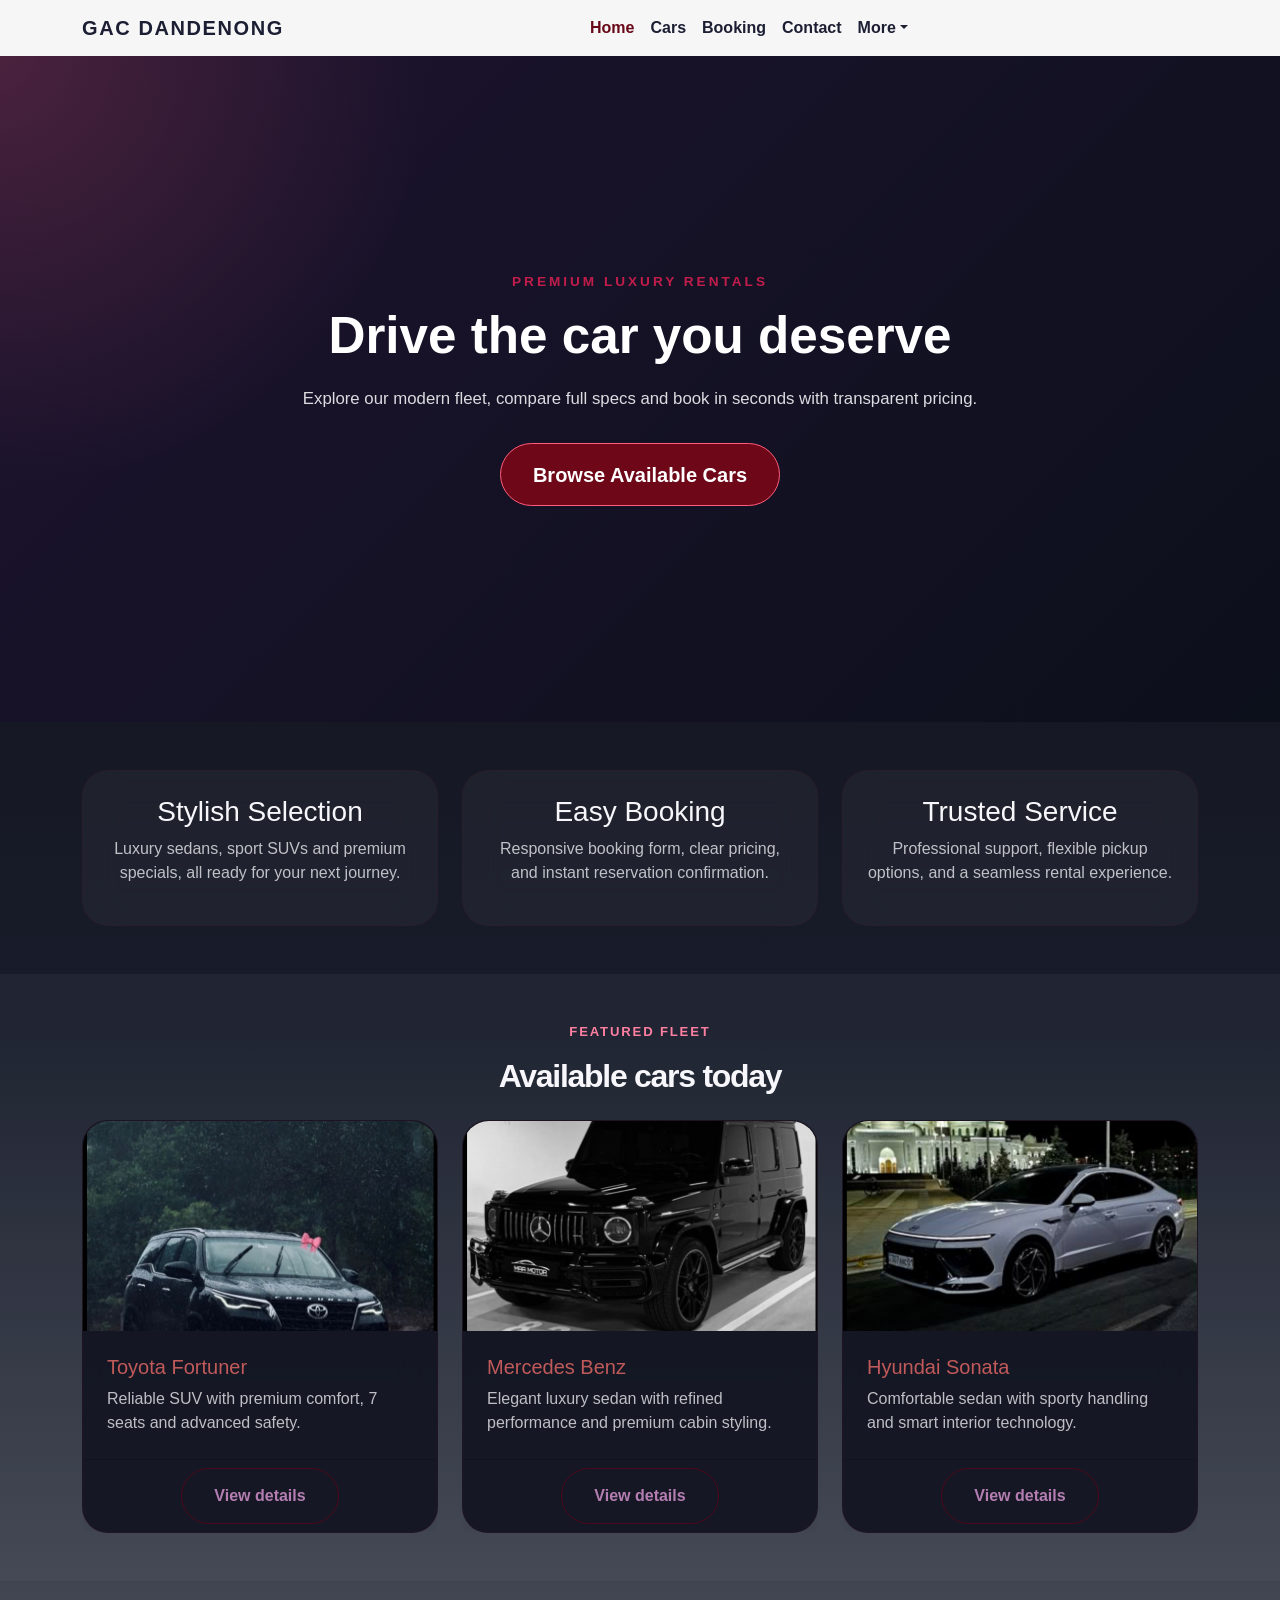
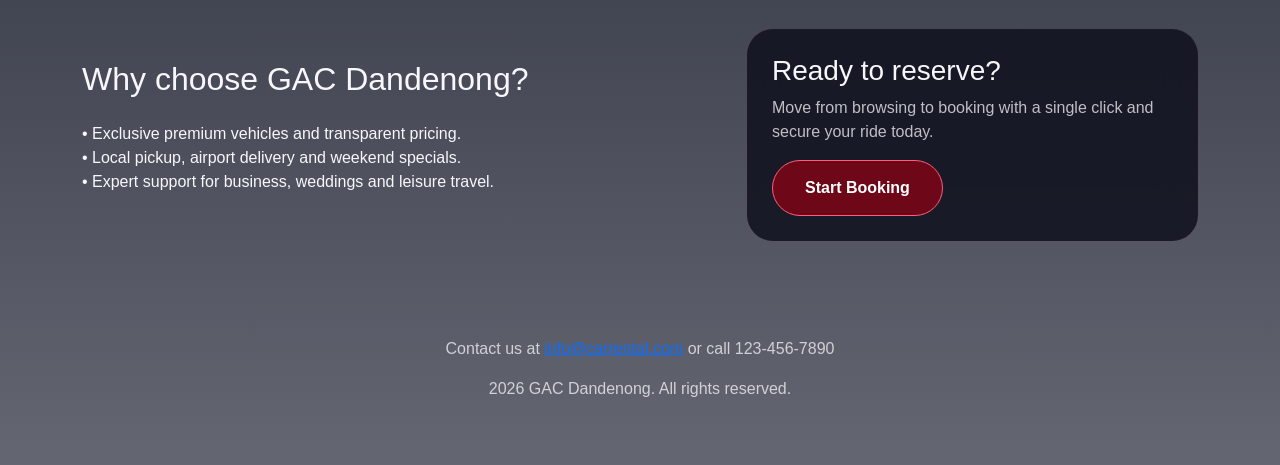
<file: index.html>
<!DOCTYPE html>
<html lang="en">
<head>
    <meta charset="UTF-8">
    <meta name="viewport" content="width=device-width, initial-scale=1.0">
    <link href="https://cdn.jsdelivr.net/npm/bootstrap@5.3.2/dist/css/bootstrap.min.css" rel="stylesheet">
    <link rel="stylesheet" href="Style.css">
    <title>Car Rental | Home</title>
</head>
<body class="page-home">
    <nav class="navbar navbar-expand-lg navbar-light">
        <!-- The navbar-expand-lg class makes the navbar responsive, expanding it on larger screens and collapsing it on smaller screens. The navbar-light class applies a light color scheme to the navbar, making it suitable for use on light backgrounds. -->
        <div class="container">
            <a class="navbar-brand" href="index.html">GAC DANDENONG</a>
            <!-- The navbar-brand class is used to style the brand name or logo of the website,which in this case is "GAC DANDENONG". It typically appears on the left side of the navbar and serves as a link to the homepage. -->
            <button class="navbar-toggler" type="button" data-bs-toggle="collapse" data-bs-target="#navMenu" aria-controls="navMenu" aria-expanded="false" aria-label="Toggle navigation">
                <!-- The navbar-toggler class styles the button that appears when the navbar is collapsed on smaller screens. The data-bs-toggle="collapse" attribute indicates that
                  this button will toggle the visibility of the collapsible content, which is identified by the data-bs-target="#navMenu" attribute. The aria-controls, aria-expanded, and aria-label attributes are used for accessibility purposes, providing information about the button's functionality to assistive technologies. -->
                <span class="navbar-toggler-icon"></span>
                <!-- The navbar-toggler-icon class is used to style the icon that appears on the toggle button, typically represented as three horizontal lines (also known as a "hamburger" icon).
                  This icon indicates to users that they can click the button to expand or collapse the navigation menu. -->
            </button>
            <div class="collapse navbar-collapse" id="navMenu">
                <!-- The collapse class is used to hide the navigation menu on smaller screens, while the navbar-collapse class styles the collapsible content of the navbar. The id="navMenu" attribute is used to link this collapsible content to the toggle button, allowing it to be shown or hidden when the button is clicked. -->
                <ul class="navbar-nav ms-auto mb-2 mb-lg-0">
                    <!-- The navbar-nav class styles the unordered list as a navigation menu. The ms-auto class is a Bootstrap utility class that applies a left margin to auto, effectively pushing the navigation items to the right side of the navbar. The mb-2 and mb-lg-0 classes apply bottom margins to the navigation items, with mb-2 applying a margin on smaller screens and mb-lg-0 removing the margin on larger screens. -->
                    <li class="nav-item"><a class="nav-link active" href="index.html">Home</a></li>
                    <li class="nav-item"><a class="nav-link" href="cars.html">Cars</a></li>
                    <li class="nav-item"><a class="nav-link" href="booking.html">Booking</a></li>
                    <li class="nav-item"><a class="nav-link" href="#contact">Contact</a></li>
                    <li class="nav-item dropdown">
                        <!-- The nav-link dropdown-toggle class is used to style the dropdown toggle button, which in this case is "More". The href="#" attribute is a placeholder for the dropdown's target link. The id="moreDropdown" attribute is used to link the dropdown menu to the toggle button. The role="button" attribute indicates that the element serves as a button. The data-bs-toggle="dropdown" attribute indicates that this button will toggle the visibility of the dropdown menu. The aria-expanded="false" attribute indicates that the dropdown menu is currently hidden. -->
                        <a class="nav-link dropdown-toggle" href="#" id="moreDropdown" role="button" data-bs-toggle="dropdown" aria-expanded="false">More</a>
                        <!-- The dropdown-menu class styles the unordered list as a dropdown menu, while the dropdown-menu-end class aligns the dropdown menu to the right side of its parent container. The aria-labelledby="moreDropdown" attribute links the dropdown menu to the toggle button for accessibility purposes. -->
                        <ul class="dropdown-menu dropdown-menu-end" aria-labelledby="moreDropdown">
                            <!-- The dropdown-item class styles the anchor tags within the dropdown menu as individual items. Each item serves as a link to a different page or section of the website. -->
                            <li><a class="dropdown-item" href="cars.html">All Cars</a></li>
                            <li><a class="dropdown-item" href="booking.html">Book Now</a></li>
                            <li><a class="dropdown-item" href="index.html#contact">Contact</a></li>
                        </ul>
                    </li>
                </ul>
            </div>
        </div>
    </nav>

    <header class="hero d-flex align-items-center">
        <!-- The hero class is a custom class that likely applies specific styles to the header section, such as background images, colors, or padding. The d-flex class is a Bootstrap utility class that applies a flexbox layout to the header, allowing for flexible alignment of its child elements. The align-items-center class centers the child elements vertically within the header. -->
        <div class="container text-white text-center">
            <!-- The container class is a Bootstrap class that provides a responsive fixed-width container for the content within the header. The text-white class applies a white color to the text, while the text-center class centers the text horizontally. -->
            <p class="eyebrow">Premium Luxury Rentals</p>
            <!-----text above the main heading----->
            <h1>Drive the car you deserve</h1>
            <p class="hero-copy">Explore our modern fleet, compare full specs and book in seconds with transparent pricing.</p>
            <!text below the main heading---->
            <a class="btn btn-primary btn-lg" href="cars.html">Browse Available Cars</a>
            <!-- The btn class styles the anchor tag as a button, while the btn-primary class applies the primary color scheme to the button. The btn-lg class makes the button larger than the default size. The href="cars.html" attribute specifies that clicking the button will navigate the user to the "cars.html" page, where they can browse the available cars for rental. -->
        </div>
    </header>

    <section class="py-5">
        <!--bootstrap claas create space above & below the contet-->
        <div class="container">
            <div class="row g-4 text-center">
                <!-- The row class is a Bootstrap class that creates a horizontal group of columns. The g-4 class applies a gutter (spacing) of 4 units between the columns, while the text-center class centers the text within each column. -->
                <div class="col-md-4">
                    <!-- The col-md-4 class creates a column that takes up 4 out of 12 grid units on medium-sized screens and larger. -->
                    <div class="feature-card p-4 h-100">
                        <!-- The feature-card class is a custom class that likely applies specific styles to the card, such as background color, border, or shadow. The p-4 class applies padding of 4 units to all sides of the card, while the h-100 class makes the card take up the full height of its parent container. -->
                        <h3>Stylish Selection</h3>
                        <p>Luxury sedans, sport SUVs and premium specials, all ready for your next journey.</p>
                    </div>
                </div>
                <div class="col-md-4">
                    <div class="feature-card p-4 h-100">
                        <h3>Easy Booking</h3>
                        <p>Responsive booking form, clear pricing, and instant reservation confirmation.</p>
                    </div>
                </div>
                <div class="col-md-4">
                    <div class="feature-card p-4 h-100">
                        <h3>Trusted Service</h3>
                        <p>Professional support, flexible pickup options, and a seamless rental experience.</p>
                    </div>
                </div>
            </div>
        </div>
    </section>

    <section class="featured-cars py-5 bg-secondary bg-opacity-10">
        <!-- Section for displaying featured cars bg is a custom class for background styling -->
        <div class="container">
            <div class="section-heading text-center mb-4">
                <!---mb is boottom marginn of 4 units to create spacebetween heading,contenrt below section heading--->
                <p class="eyebrow">Featured Fleet</p>
                <h2>Available cars today</h2>
            </div>
            <div class="row g-4">
                <div class="col-lg-4 col-md-6">
                    <!--md is medium screen size and lg is large screen size, col-md-6 means the column will take up 6 out of 12 grid units on medium screens, while col-lg-4 means it will take up 4 out of 12 grid units on large screens. This allows for a responsive layout that adjusts based on the screen size. -->
                    <div class="card car-card h-100">
                        <img src="fortuner.jpeg" class="card-img-top" alt="Fortuner">
                        <div class="card-body">
                            <h5 class="card-title">Toyota Fortuner</h5>
                            <p class="card-text">Reliable SUV with premium comfort, 7 seats and advanced safety.</p>
                        </div>
                        <div class="card-footer text-center">   
                         <a href="car-detail.html" class="btn btn-outline-primary">View details</a>
                         <!-- The card-footer class styles the footer section of the card, while the text-center class centers the content within the footer. The anchor tag with the btn and btn-outline-primary classes styles it as a button with an outline design. The href="car-detail.html" attribute specifies that clicking the button will navigate the user to the "car-detail.html" page, where they can view more details about the Toyota Fortuner. -->

                        </div>
                    </div>
                </div>
                <div class="col-lg-4 col-md-6">
                    <div class="card car-card h-100">
                        <img src="mercedes%20benz.jpeg" class="card-img-top" alt="Mercedes Benz">
                        <div class="card-body">
                            <h5 class="card-title">Mercedes Benz</h5>
                            <p class="card-text">Elegant luxury sedan with refined performance and premium cabin styling.</p>
                        </div>
                        <div class="card-footer text-center">
                            <a href="car-detail.html" class="btn btn-outline-primary">View details</a>
                        </div>
                    </div>
                </div>
                <div class="col-lg-4 col-md-6 mx-auto">
                    <div class="card car-card h-100">
                        <img src="sonata.jpeg" class="card-img-top" alt="Sonata">
                        <div class="card-body">
                            <h5 class="card-title">Hyundai Sonata</h5>
                            <p class="card-text">Comfortable sedan with sporty handling and smart interior technology.</p>
                        </div>
                        <div class="card-footer text-center">
                            <a href="car-detail.html" class="btn btn-outline-primary">View details</a>
                        </div>
                    </div>
                </div>
            </div>
        </div>
    </section>

    <section class="why-us py-5">
        <div class="container">
            <div class="row align-items-center gy-4">
                <div class="col-lg-7">
                    <h2>Why choose GAC Dandenong?</h2>
                    <ul class="list-unstyled mt-4">
                        <li>• Exclusive premium vehicles and transparent pricing.</li>
                        <li>• Local pickup, airport delivery and weekend specials.</li>
                        <li>• Expert support for business, weddings and leisure travel.</li>
                    </ul>
                </div>
                <div class="col-lg-5">
                    <div class="info-card p-4">
                        <h3>Ready to reserve?</h3>
                        <p>Move from browsing to booking with a single click and secure your ride today.</p>
                        <a class="btn btn-primary" href="booking.html">Start Booking</a>
                    </div>
                </div>
            </div>
        </div>
    </section>

    <footer id="contact" class="site-footer py-5">
        <div class="container text-center text-white">
            <p>Contact us at <a href="mailto:info@carrental.com">info@carrental.com</a> or call 123-456-7890</p>
            <p> 2026 GAC Dandenong. All rights reserved.</p>
        </div>
    </footer>

    <script src="https://cdn.jsdelivr.net/npm/bootstrap@5.3.2/dist/js/bootstrap.bundle.min.js"></script>
</body>
</html>
</file>
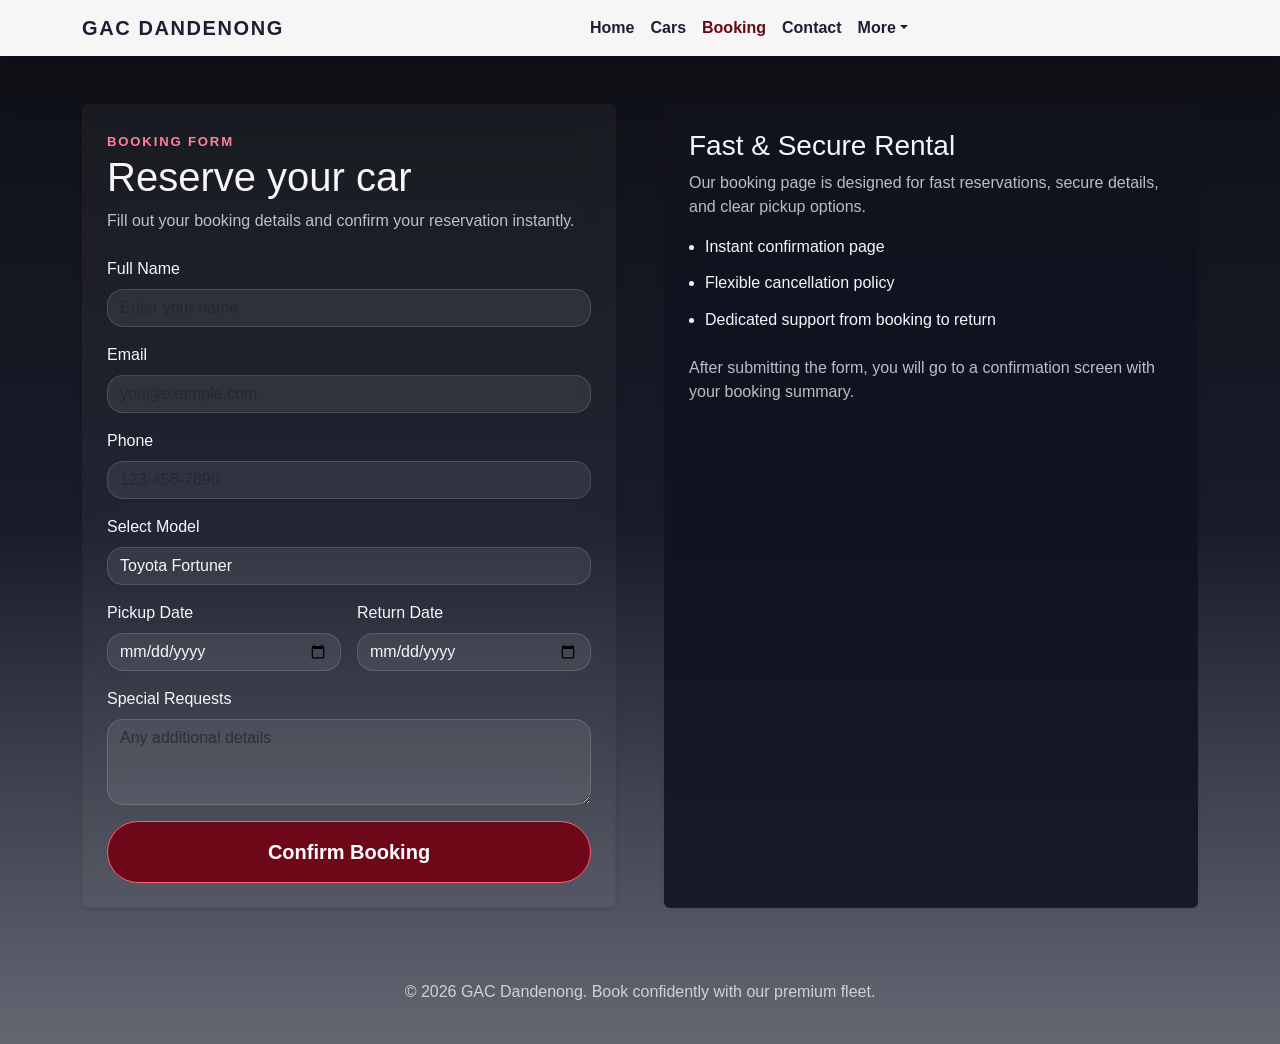
<file: booking.html>
<!DOCTYPE html>
<html lang="en">
<head>
    <meta charset="UTF-8">
    <meta name="viewport" content="width=device-width, initial-scale=1.0">
    <link href="https://cdn.jsdelivr.net/npm/bootstrap@5.3.2/dist/css/bootstrap.min.css" rel="stylesheet">
    <link rel="stylesheet" href="Style.css">
    <title>Car Rental | Booking</title>
</head>
<body class="page-booking">
    <nav class="navbar navbar-expand-lg navbar-light">
        <div class="container">
            <a class="navbar-brand" href="index.html">GAC DANDENONG</a>
            <button class="navbar-toggler" type="button" data-bs-toggle="collapse" data-bs-target="#navMenu" aria-controls="navMenu" aria-expanded="false" aria-label="Toggle navigation">
                <span class="navbar-toggler-icon"></span>
            </button>
            <div class="collapse navbar-collapse" id="navMenu">
                <ul class="navbar-nav ms-auto mb-2 mb-lg-0">
                    <li class="nav-item"><a class="nav-link" href="index.html">Home</a></li>
                    <li class="nav-item"><a class="nav-link" href="cars.html">Cars</a></li>
                    <li class="nav-item"><a class="nav-link active" href="booking.html">Booking</a></li>
                    <li class="nav-item"><a class="nav-link" href="index.html#contact">Contact</a></li>
                    <li class="nav-item dropdown">
                        <a class="nav-link dropdown-toggle" href="#" id="moreDropdown" role="button" data-bs-toggle="dropdown" aria-expanded="false">More</a>
                        <ul class="dropdown-menu dropdown-menu-end" aria-labelledby="moreDropdown">
                            <li><a class="dropdown-item" href="cars.html">All Cars</a></li>
                            <li><a class="dropdown-item" href="booking.html">Book Now</a></li>
                            <li><a class="dropdown-item" href="index.html#contact">Contact</a></li>
                        </ul>
                    </li>
                </ul>
            </div>
        </div>
    </nav>

    <main class="py-5">
        <div class="container">
            <div class="row g-5">
                <div class="col-lg-6">
                    <div class="detail-panel p-4 rounded shadow-sm">
                        <span class="eyebrow">Booking Form</span>
                        <h1>Reserve your car</h1>
                        <p>Fill out your booking details and confirm your reservation instantly.</p>
                        <form action="confirmation.html" method="get" class="mt-4">
                            <div class="mb-3">
                                <label class="form-label">Full Name</label>
                                <input type="text" class="form-control" name="name" placeholder="Enter your name" required>
                            </div>
                            <div class="mb-3">
                                <label class="form-label">Email</label>
                                <input type="email" class="form-control" name="email" placeholder="you@example.com" required>
                            </div>
                            <div class="mb-3">
                                <label class="form-label">Phone</label>
                                <input type="tel" class="form-control" name="phone" placeholder="123-456-7890" required>
                            </div>
                            <div class="mb-3">
                                <label class="form-label">Select Model</label>
                                <select class="form-select" name="model" required>
                                    <option value="Toyota Fortuner">Toyota Fortuner</option>
                                    <option value="Mercedes Benz">Mercedes Benz</option>
                                    <option value="Hyundai Sonata">Hyundai Sonata</option>
                                </select>
                            </div>
                            <div class="row g-3">
                                <div class="col-md-6">
                                    <label class="form-label">Pickup Date</label>
                                    <input type="date" class="form-control" name="pickup" required>
                                </div>
                                <div class="col-md-6">
                                    <label class="form-label">Return Date</label>
                                    <input type="date" class="form-control" name="return" required>
                                </div>
                            </div>
                            <div class="mb-3 mt-3">
                                <label class="form-label">Special Requests</label>
                                <textarea class="form-control" name="requests" rows="3" placeholder="Any additional details"></textarea>
                            </div>
                            <button class="btn btn-primary btn-lg w-100" type="submit">Confirm Booking</button>
                        </form>
                    </div>
                </div>
                <div class="col-lg-6">
                    <div class="info-card p-4 rounded shadow-sm h-100">
                        <h3>Fast & Secure Rental</h3>
                        <p>Our booking page is designed for fast reservations, secure details, and clear pickup options.</p>
                        <ul>
                            <li>Instant confirmation page</li>
                            <li>Flexible cancellation policy</li>
                            <li>Dedicated support from booking to return</li>
                        </ul>
                        <p class="mt-4">After submitting the form, you will go to a confirmation screen with your booking summary.</p>
                    </div>
                </div>
            </div>
        </div>
    </main>

    <footer class="site-footer py-4 text-center">
        <div class="container">
            <p>&copy; 2026 GAC Dandenong. Book confidently with our premium fleet.</p>
        </div>
    </footer>

    <script src="https://cdn.jsdelivr.net/npm/bootstrap@5.3.2/dist/js/bootstrap.bundle.min.js"></script>
</body>
</html>
</file>
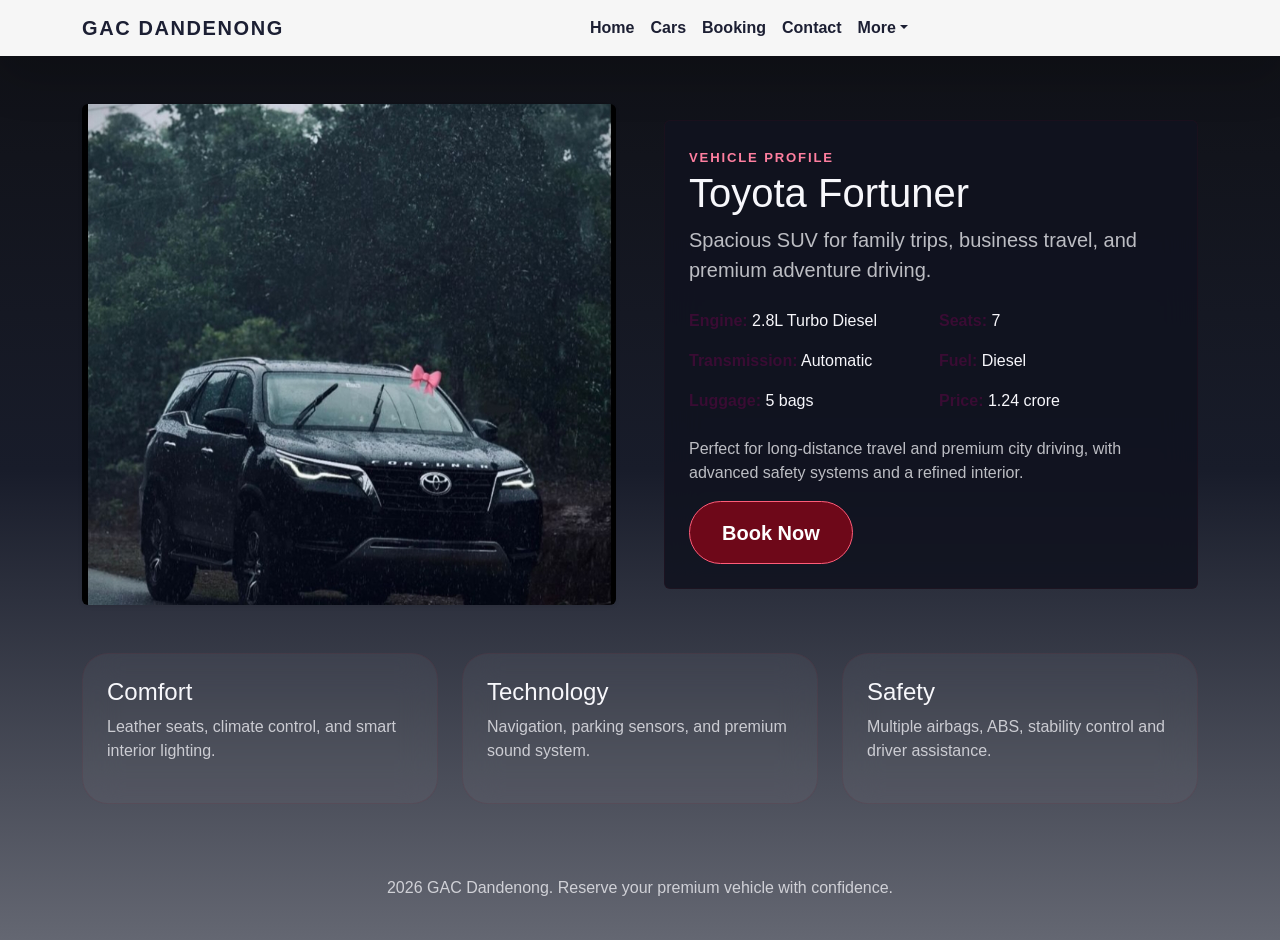
<file: car-detail.html>
<!DOCTYPE html>
<html lang="en">
<head>
    <meta charset="UTF-8">
    <meta name="viewport" content="width=device-width, initial-scale=1.0">
    <link href="https://cdn.jsdelivr.net/npm/bootstrap@5.3.2/dist/css/bootstrap.min.css" rel="stylesheet">
    <link rel="stylesheet" href="Style.css">
    <title>Car Rental | Car Detail</title>
</head>
<body class="page-detail">
    <nav class="navbar navbar-expand-lg navbar-light">
        <div class="container">
            <a class="navbar-brand" href="index.html">GAC DANDENONG</a>
            <button class="navbar-toggler" type="button" data-bs-toggle="collapse" data-bs-target="#navMenu" aria-controls="navMenu" aria-expanded="false" aria-label="Toggle navigation">
                <span class="navbar-toggler-icon"></span>
            </button>
            <div class="collapse navbar-collapse" id="navMenu">
                <ul class="navbar-nav ms-auto mb-2 mb-lg-0">
                    <li class="nav-item"><a class="nav-link" href="index.html">Home</a></li>
                    <li class="nav-item"><a class="nav-link" href="cars.html">Cars</a></li>
                    <li class="nav-item"><a class="nav-link" href="booking.html">Booking</a></li>
                    <li class="nav-item"><a class="nav-link" href="index.html#contact">Contact</a></li>
                    <li class="nav-item dropdown">
                        <a class="nav-link dropdown-toggle" href="#" id="moreDropdown" role="button" data-bs-toggle="dropdown" aria-expanded="false">More</a>
                        <ul class="dropdown-menu dropdown-menu-end" aria-labelledby="moreDropdown">
                            <li><a class="dropdown-item" href="cars.html">All Cars</a></li>
                            <li><a class="dropdown-item" href="booking.html">Book Now</a></li>
                            <li><a class="dropdown-item" href="index.html#contact">Contact</a></li>
                        </ul>
                    </li>
                </ul>
            </div>
        </div>
    </nav>

    <main class="py-5">
        <div class="container">
            <div class="row g-5 align-items-center">
                <div class="col-lg-6">
                    <img src="fortuner.jpeg" class="detail-img rounded shadow-sm" alt="Toyota Fortuner">
                </div>
                <div class="col-lg-6">
                    <div class="detail-panel p-4 rounded">
                        <span class="eyebrow">Vehicle Profile</span>
                        <h1>Toyota Fortuner</h1>
                        <p class="lead">Spacious SUV for family trips, business travel, and premium adventure driving.</p>
                        <div class="spec-grid">
                            <div><strong>Engine:</strong> 2.8L Turbo Diesel</div>
                            <div><strong>Seats:</strong> 7</div>
                            <div><strong>Transmission:</strong> Automatic</div>
                            <div><strong>Fuel:</strong> Diesel</div>
                            <div><strong>Luggage:</strong> 5 bags</div>
                            <div><strong>Price:</strong> 1.24 crore</div>
                        </div>
                        <p>Perfect for long-distance travel and premium city driving, with advanced safety systems and a refined interior.</p>
                        <a href="booking.html" class="btn btn-primary btn-lg">Book Now</a>
                    </div>
                </div>
            </div>

            <section class="mt-5">
                <div class="row g-4">
                    <div class="col-md-4">
                        <div class="info-card p-4 h-100">
                            <h4>Comfort</h4>
                            <p>Leather seats, climate control, and smart interior lighting.</p>
                        </div>
                    </div>
                    <div class="col-md-4">
                        <div class="info-card p-4 h-100">
                            <h4>Technology</h4>
                            <p>Navigation, parking sensors, and premium sound system.</p>
                        </div>
                    </div>
                    <div class="col-md-4">
                        <div class="info-card p-4 h-100">
                            <h4>Safety</h4>
                            <p>Multiple airbags, ABS, stability control and driver assistance.</p>
                        </div>
                    </div>
                </div>
            </section>
        </div>
    </main>

    <footer class="site-footer py-4 text-center">
        <div class="container">
            <p> 2026 GAC Dandenong. Reserve your premium vehicle with confidence.</p>
        </div>
    </footer>

    <script src="https://cdn.jsdelivr.net/npm/bootstrap@5.3.2/dist/js/bootstrap.bundle.min.js"></script>
</body>
</html>
</file>
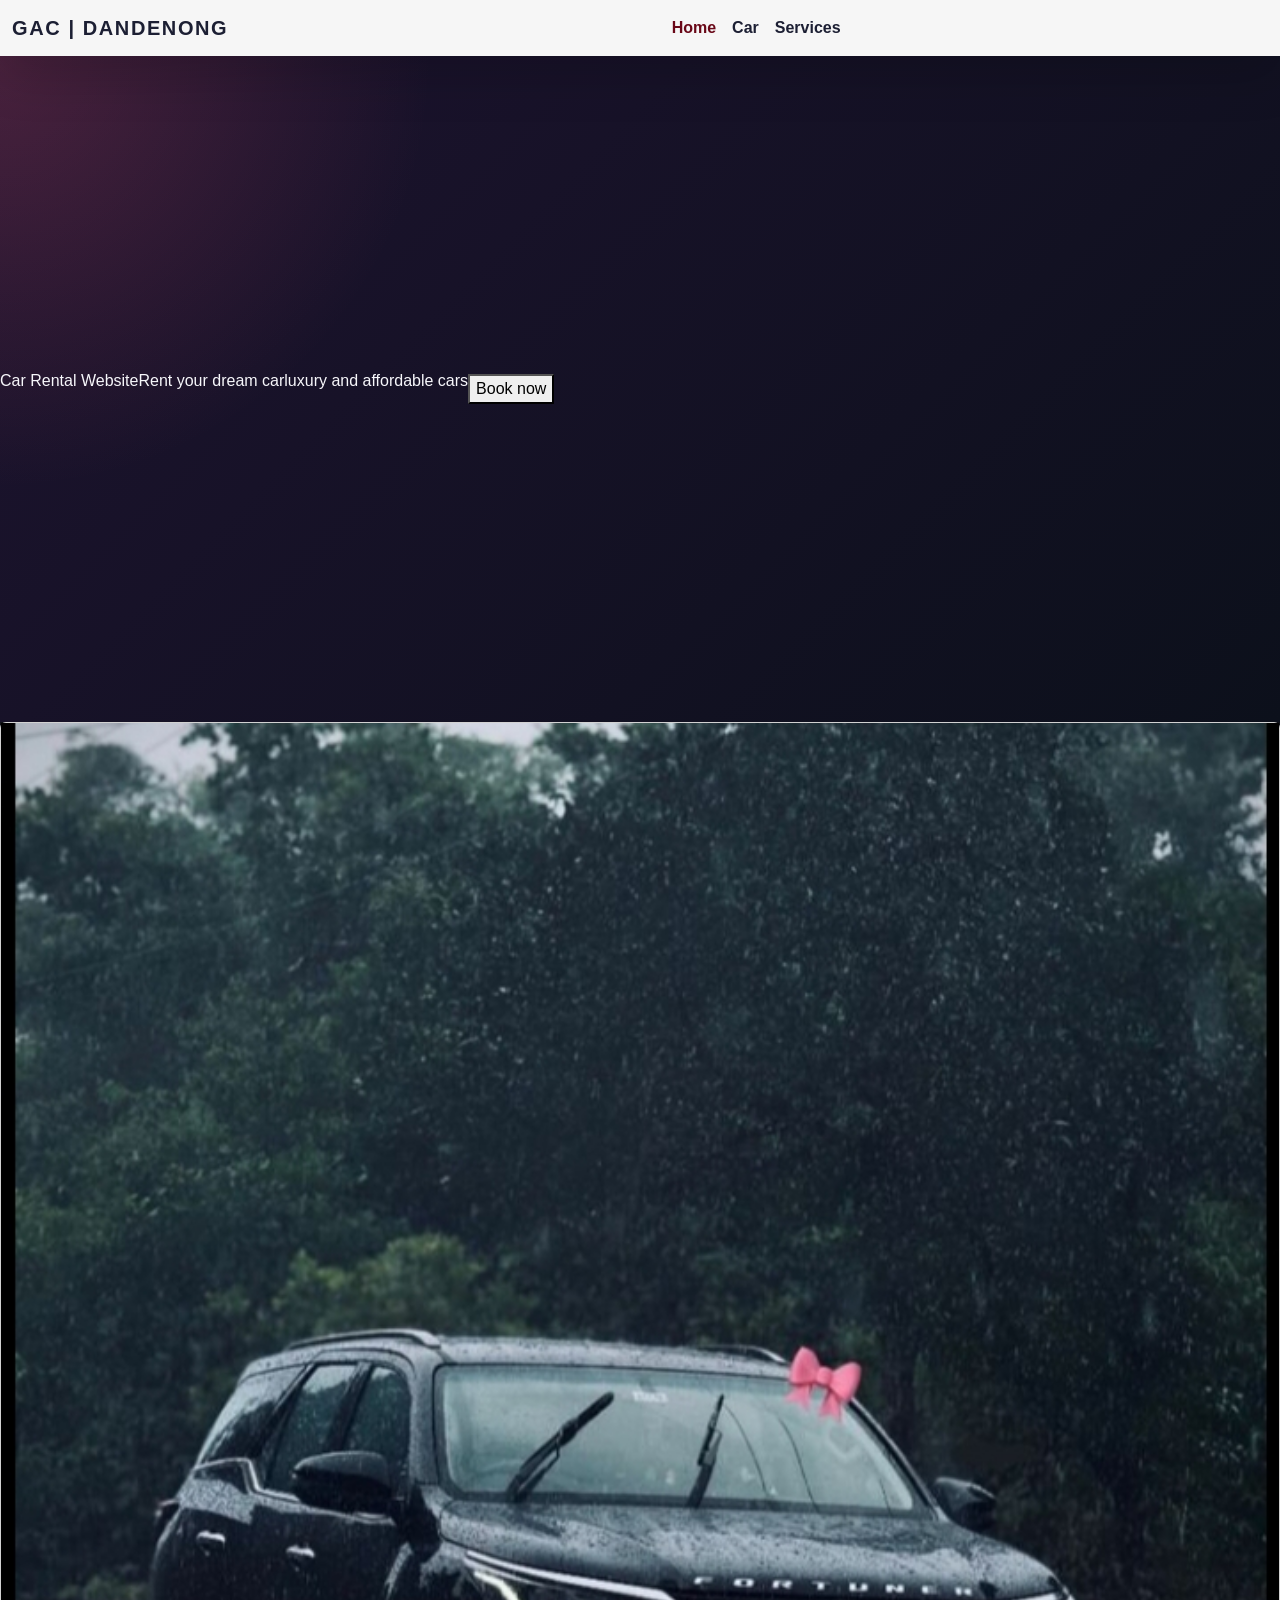
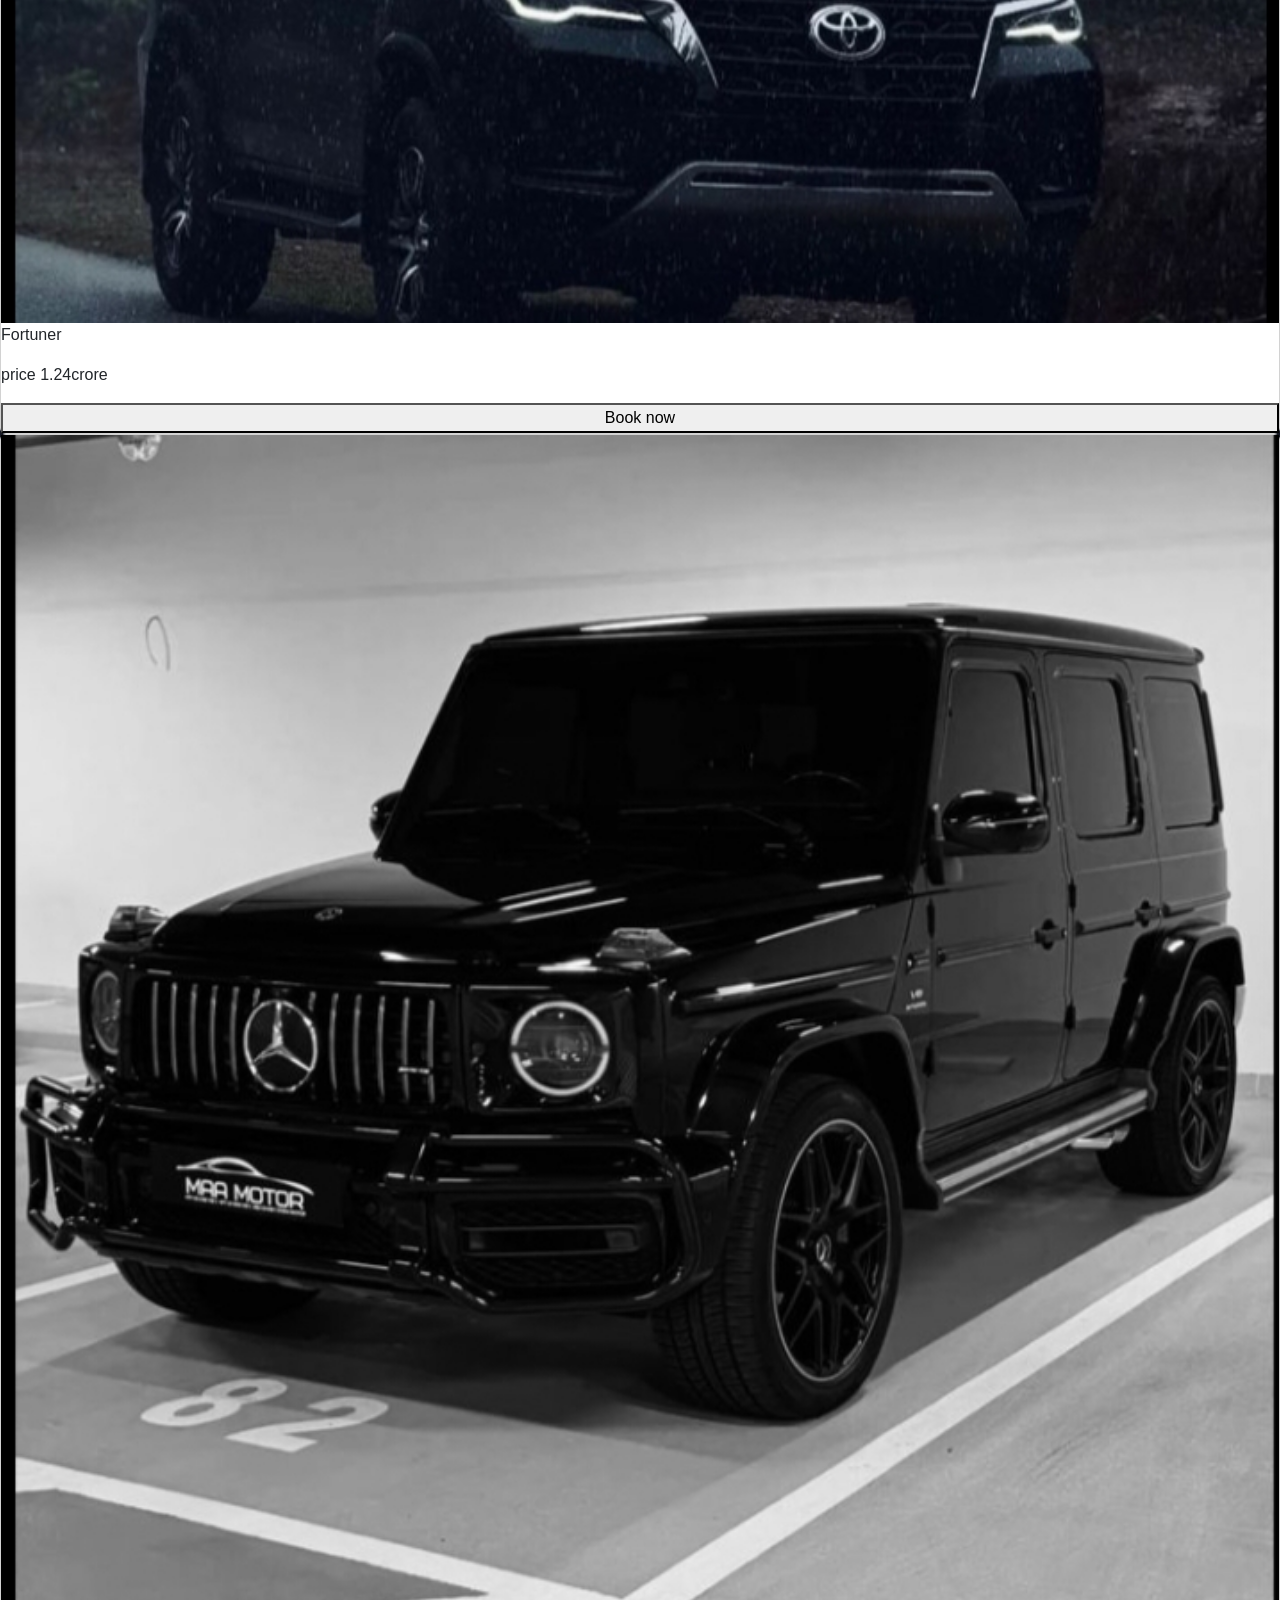
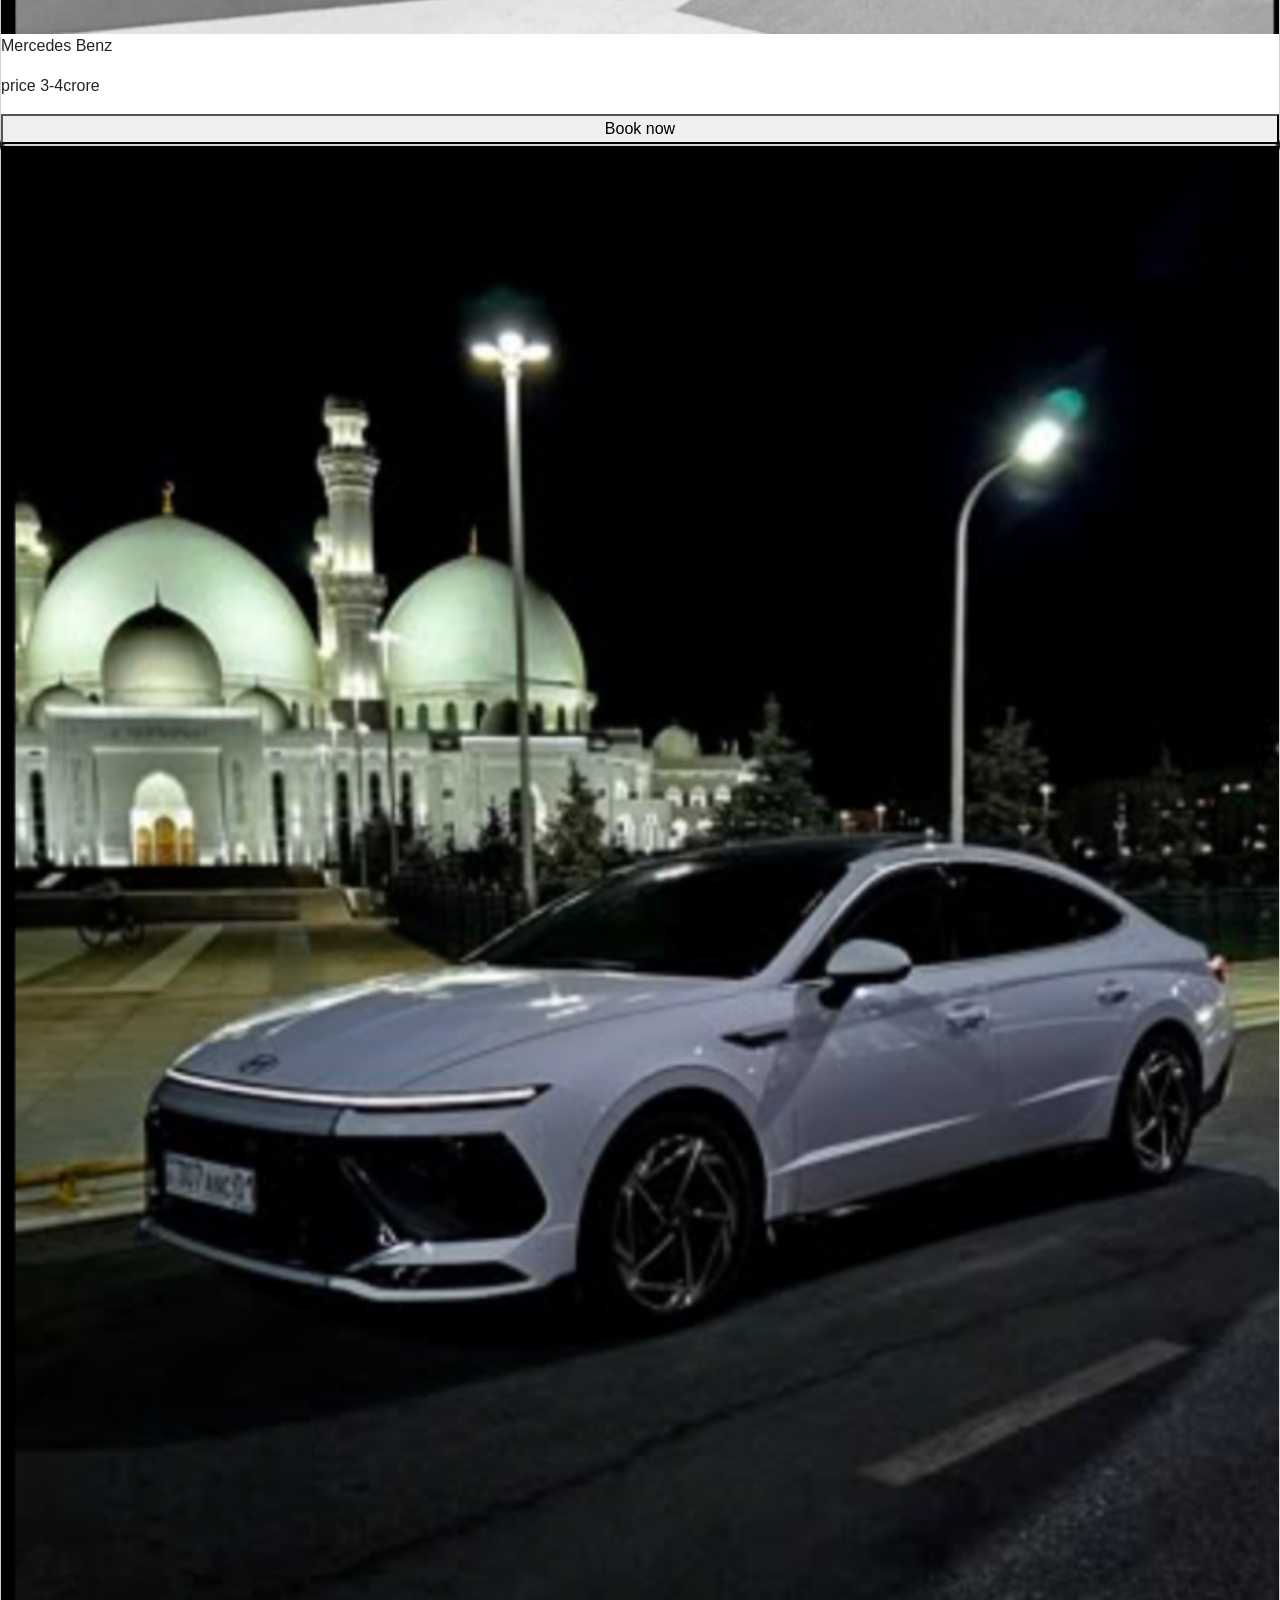
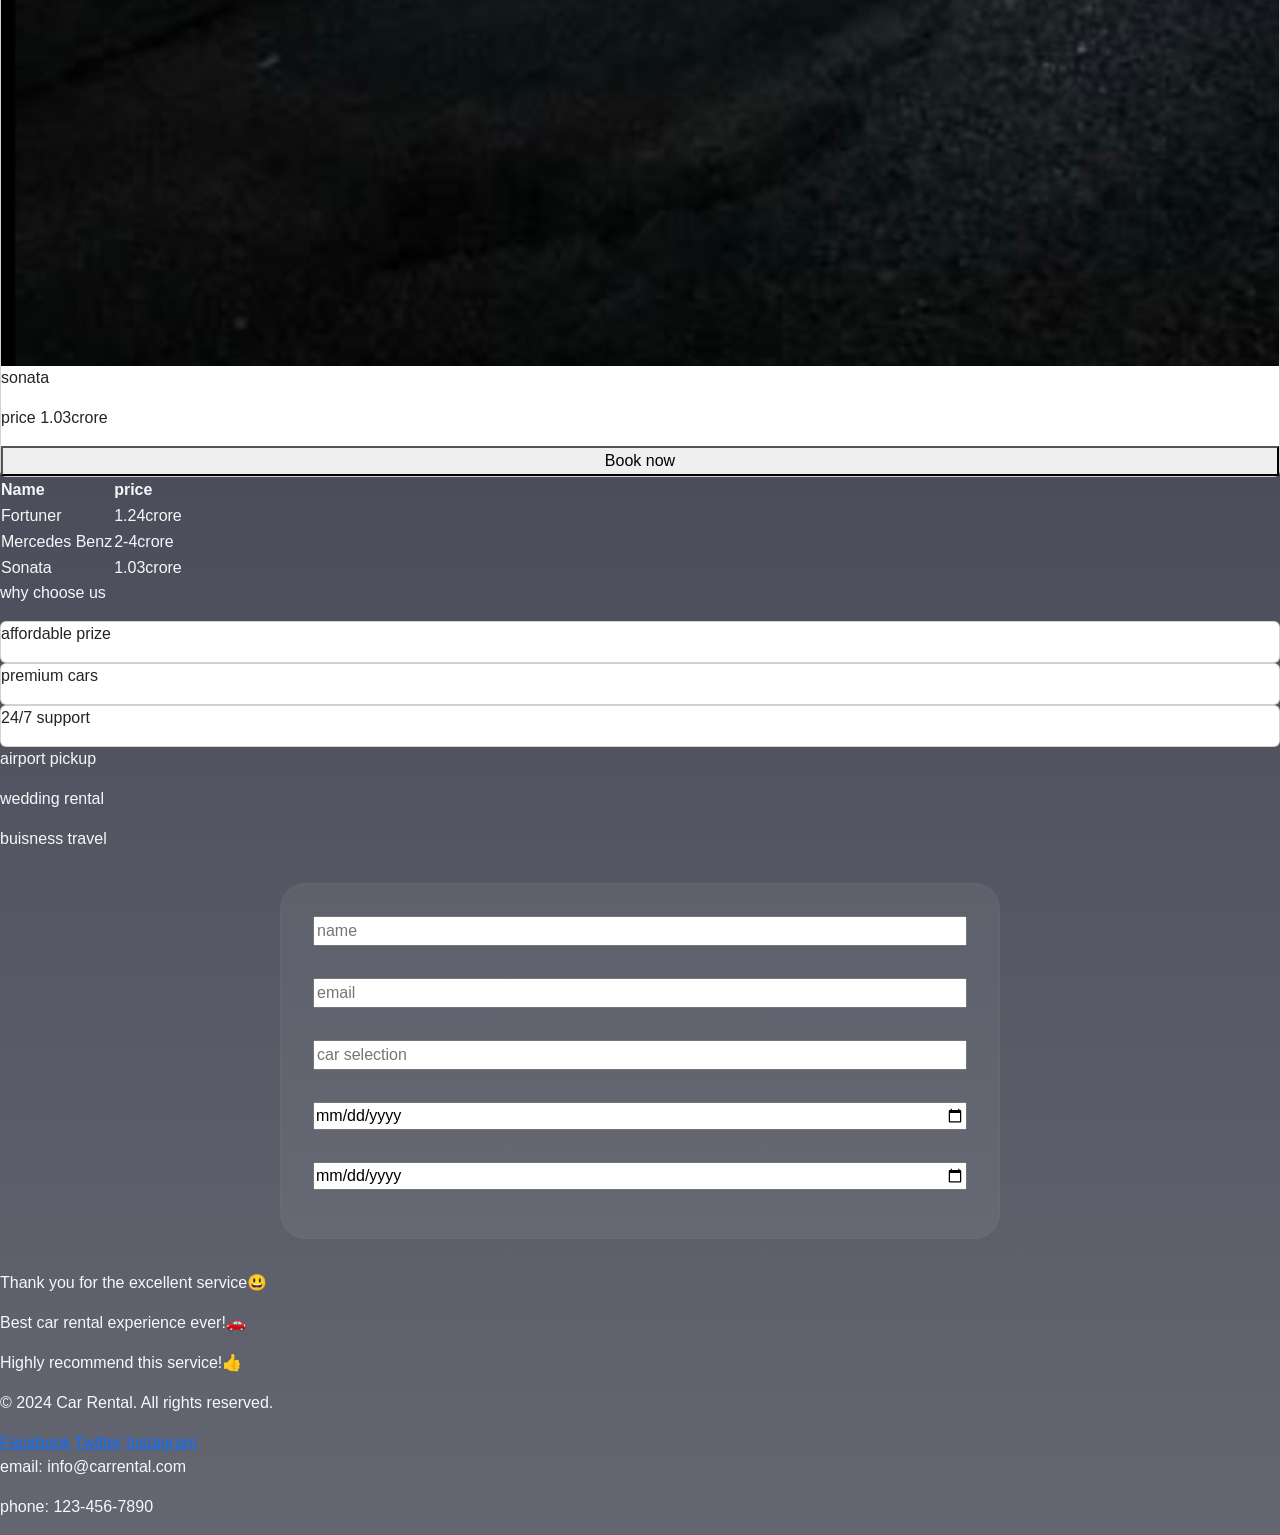
<file: car.html>
<!DOCTYPE html>
<html lang="en">
<head>
    <meta charset="UTF-8">
    <meta name="viewport" content="width=device-width, initial-scale=1.0">
        <!-- Bootstrap CSS (so the provided navbar works) -->
        <link href="https://cdn.jsdelivr.net/npm/bootstrap@5.3.2/dist/css/bootstrap.min.css" rel="stylesheet">
        <link rel="stylesheet" href="Style.css">
    <title>car</title>
</head>
<body>
        <!-- Replaced custom navbar with Bootstrap navbar. Styling overrides live in Style.css -->
        <nav class="navbar navbar-expand-lg bg-body-tertiary">
            <div class="container-fluid">
                <a class="navbar-brand" href="#">GAC | DANDENONG</a>
                <button class="navbar-toggler" type="button" data-bs-toggle="collapse" data-bs-target="#navbarSupportedContent" aria-controls="navbarSupportedContent" aria-expanded="false" aria-label="Toggle navigation">
                    <span class="navbar-toggler-icon"></span>
                </button>
                <div class="collapse navbar-collapse" id="navbarSupportedContent">
                    <ul class="navbar-nav me-auto mb-2 mb-lg-0">
                        <li class="nav-item">
                            <a class="nav-link active" aria-current="page" href="#">Home</a>
                        </li>
                        <li class="nav-item">
                            <a class="nav-link" href="#">Car</a>
                        </li>
                        <li class="nav-item">
                            <a class="nav-link" href="#services">Services</a>
                        </li>
                    </ul>
                  
                </div>
            </div>
        </nav>
    
    <section>
        <div class="hero section">
            <p>Car Rental Website</p>
           <p>Rent your dream car </p>
            <p> luxury and affordable cars</p>
            <button class="hero-btn">Book now</button>
        </div>
     </section>
    <div class="card-container">
        <div class="card">
            <img src="fortuner.jpeg" >
            <p>Fortuner</p>
            <p>price 1.24crore</p>
           <button class="hero-btn">Book now</button>
        </div>
        <div class="card">
            <img src="mercedes benz.jpeg" >
            <p>Mercedes Benz</p>
            <p>price 3-4crore</p>
           <button class="hero-btn">Book now</button>
        </div>
            <div class="card">
                <img src="sonata.jpeg" >
                <p>sonata</p>
                <p>price 1.03crore</p>
            <button class="hero-btn">Book now</button>
    </div>
    </div>
    <table>
        <tr>
            <th>Name</th>
            <th>price</th>
        </tr>
        <tr>
            <td>Fortuner</td>
            <td>1.24crore</td>
        </tr>
        <tr>
        <td>Mercedes Benz</td>
        <td>2-4crore</td>
        </tr>
        <tr>
            <td>Sonata</td>
            <td>1.03crore</td>
        </tr>
    </table>
   <div class="card-container">
    <p>why choose us</p>
   <div class="card">
    <p>affordable prize</p>
   </div>
   <div class="card">
    <p>premium cars</p>
   </div>
   <div class="card">
    <p>24/7 support</p>
   </div>
   </div>
   <section id="services">
    <p>airport pickup</p>
    <p>wedding rental</p>
    <p>buisness travel</p>
   </section>
    <div class="booking-form">
     <input type="text" placeholder="name">
     <input type="email" placeholder="email">
     <input type="text" placeholder="car selection">
     <input type="date" placeholder="pickup date">
     <input type="date" placeholder="return date">
    </div>
   <!----after using input type i go ta suggestion of place holder-->
   <!-- <div class="booking form"> -->
    <!-- <input type="text" placeholder="name"> -->
    <!-- <input type="text" placeholder="email"> -->
    <!-- <input type="text" placeholder="car selection"> -->
    <!-- <input type="date" placeholder="pickup date">
    <input type="date" placeholder="return date"> -->
    <!-- </div> -->
    <div>
        <div class="testimonials">
            <p>Thank you for the excellent service😃</p>
             <p>Best car rental experience ever!🚗</p>
              <p>Highly recommend this service!👍</p>
        </div>
     </div>
        <div class="footer">
        <p>&copy; 2024 Car Rental. All rights reserved.</p>
        <div class="social-media">
            <a href="#">Facebook</a>
            <a href="#">Twitter</a>
            <a href="#">Instagram</a>
        </div>
    <div class="contact-us">
        <p>email: info@carrental.com</p>
        <p>phone: 123-456-7890</p>
    </div>
    </div>
</body>
</html>
<!-- Bootstrap JS (bundle includes Popper) -->
<script src="https://cdn.jsdelivr.net/npm/bootstrap@5.3.2/dist/js/bootstrap.bundle.min.js"></script>
</file>
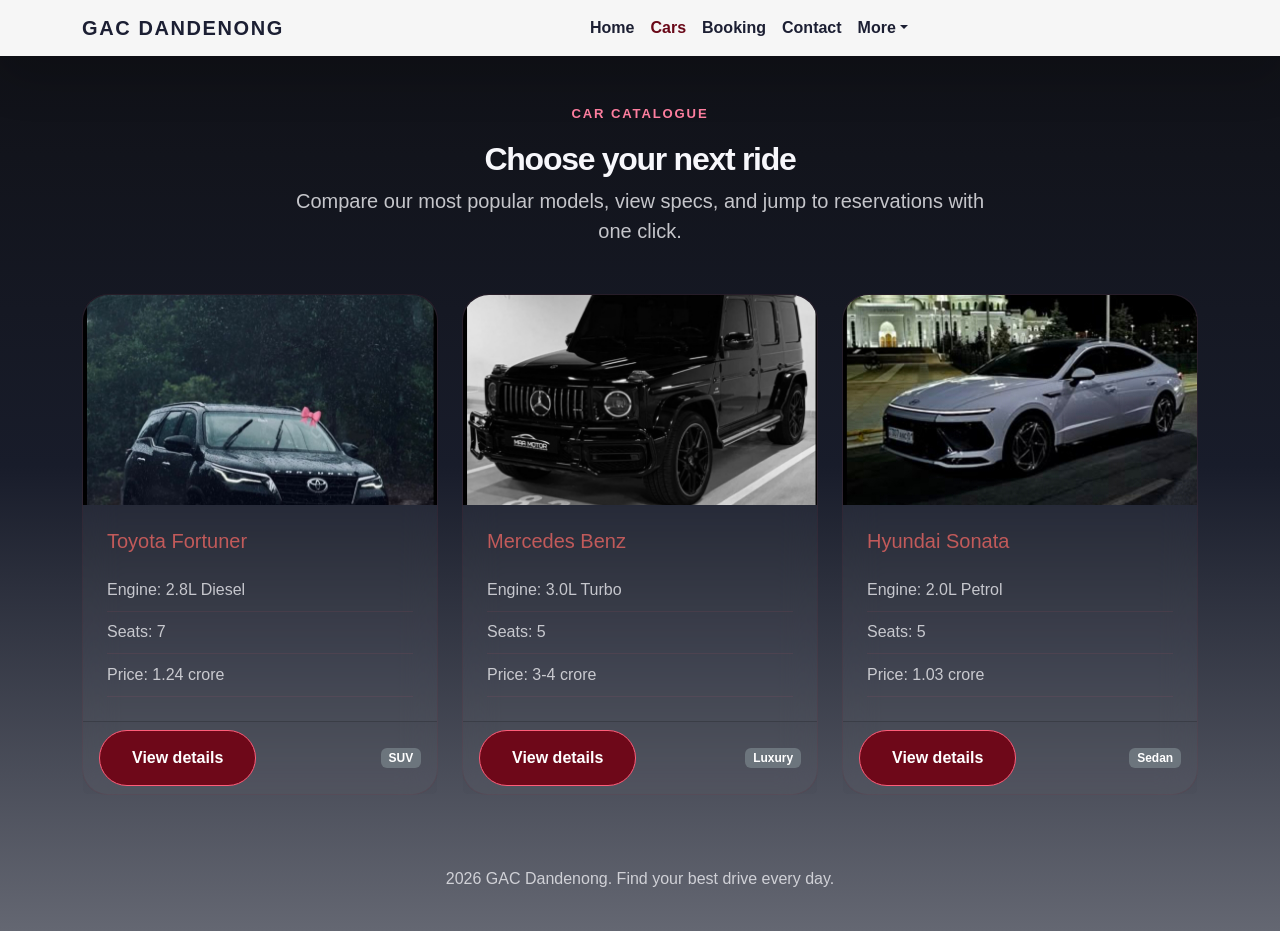
<file: cars.html>
<!DOCTYPE html>
<html lang="en">
<head>
    <meta charset="UTF-8">
    <meta name="viewport" content="width=device-width, initial-scale=1.0">
    <link href="https://cdn.jsdelivr.net/npm/bootstrap@5.3.2/dist/css/bootstrap.min.css" rel="stylesheet">
    <link rel="stylesheet" href="Style.css">
    <title>Car Rental | Cars</title>
</head>
<body class="page-cars">
    <nav class="navbar navbar-expand-lg navbar-light">
        <div class="container">
            <a class="navbar-brand" href="index.html">GAC DANDENONG</a>
            <button class="navbar-toggler" type="button" data-bs-toggle="collapse" data-bs-target="#navMenu" aria-controls="navMenu" aria-expanded="false" aria-label="Toggle navigation">
                <span class="navbar-toggler-icon"></span>
            </button>
            <div class="collapse navbar-collapse" id="navMenu">
                <ul class="navbar-nav ms-auto mb-2 mb-lg-0">
                    <li class="nav-item"><a class="nav-link" href="index.html">Home</a></li>
                    <li class="nav-item"><a class="nav-link active" href="cars.html">Cars</a></li>
                    <li class="nav-item"><a class="nav-link" href="booking.html">Booking</a></li>
                    <li class="nav-item"><a class="nav-link" href="index.html#contact">Contact</a></li>
                    <li class="nav-item dropdown">
                        <a class="nav-link dropdown-toggle" href="#" id="moreDropdown" role="button" data-bs-toggle="dropdown" aria-expanded="false">More</a>
                        <ul class="dropdown-menu dropdown-menu-end" aria-labelledby="moreDropdown">
                            <li><a class="dropdown-item" href="cars.html">All Cars</a></li>
                            <li><a class="dropdown-item" href="booking.html">Book Now</a></li>
                            <li><a class="dropdown-item" href="index.html#contact">Contact</a></li>
                        </ul>
                    </li>
                </ul>
            </div>
        </div>
    </nav>

    <main class="py-5">
        <div class="container">
            <div class="section-heading text-center mb-5">
                <p class="eyebrow">Car Catalogue</p>
                <h2>Choose your next ride</h2>
                <p class="lead">Compare our most popular models, view specs, and jump to reservations with one click.</p>
            </div>
            <div class="row g-4">
                <div class="col-lg-4 col-md-6">
                    <div class="card car-card h-100">
                        <img src="fortuner.jpeg" class="card-img-top" alt="Toyta Fortuner SUV">
                        <div class="card-body">
                            <h5 class="card-title">Toyota Fortuner</h5>
                            <ul class="spec-list">
                                <li>Engine: 2.8L Diesel</li>
                                <li>Seats: 7</li>
                                <li>Price: 1.24 crore</li>
                            </ul>
                        </div>
                        <div class="card-footer d-flex justify-content-between align-items-center">
                            <a href="car-detail.html" class="btn btn-primary">View details</a>
                            <span class="badge bg-secondary">SUV</span>
                        </div>
                    </div>
                </div>
                <div class="col-lg-4 col-md-6">
                    <div class="card car-card h-100">
                        <img src="mercedes%20benz.jpeg" class="card-img-top" alt="Mercedes Benz Sedan">
                        <div class="card-body">
                            <h5 class="card-title">Mercedes Benz</h5>
                            <ul class="spec-list">
                                <li>Engine: 3.0L Turbo</li>
                                <li>Seats: 5</li>
                                <li>Price: 3-4 crore</li>
                            </ul>
                        </div>
                        <div class="card-footer d-flex justify-content-between align-items-center">
                            <a href="car-detail.html" class="btn btn-primary">View details</a>
                            <span class="badge bg-secondary">Luxury</span>
                        </div>
                    </div>
                </div>
                <div class="col-lg-4 col-md-6">
                    <div class="card car-card h-100">
                        <img src="sonata.jpeg" class="card-img-top" alt="Hyundai Sonata">
                        <div class="card-body">
                            <h5 class="card-title">Hyundai Sonata</h5>
                            <ul class="spec-list">
                                <li>Engine: 2.0L Petrol</li>
                                <li>Seats: 5</li>
                                <li>Price: 1.03 crore</li>
                            </ul>
                        </div>
                        <div class="card-footer d-flex justify-content-between align-items-center">
                            <a href="car-detail.html" class="btn btn-primary">View details</a>
                            <span class="badge bg-secondary">Sedan</span>
                        </div>
                    </div>
                </div>
            </div>
        </div>
    </main>

    <footer class="site-footer py-4 text-center">
        <div class="container">
            <p> 2026 GAC Dandenong. Find your best drive every day.</p>
        </div>
    </footer>

    <script src="https://cdn.jsdelivr.net/npm/bootstrap@5.3.2/dist/js/bootstrap.bundle.min.js"></script>
</body>
</html>
</file>
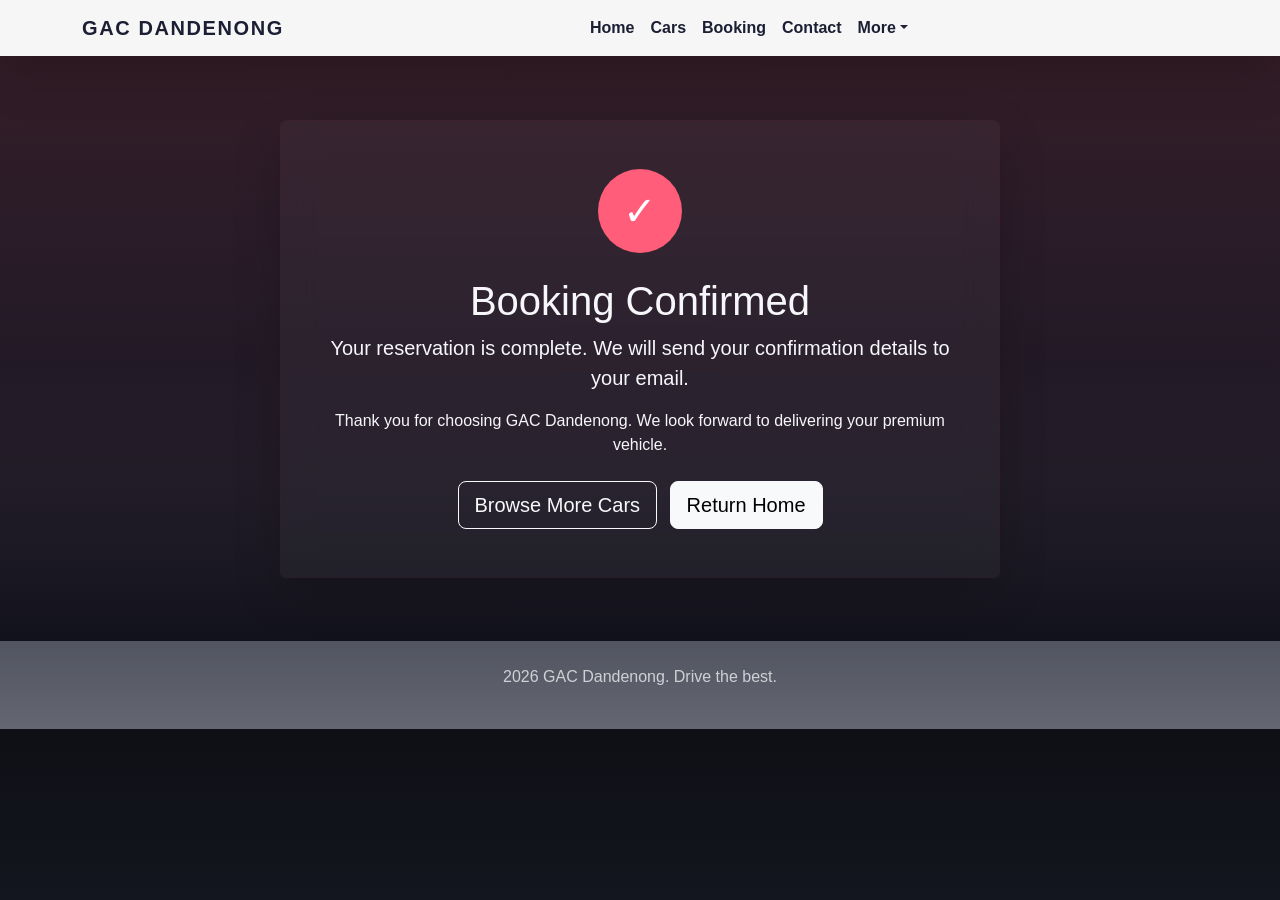
<file: confirmation.html>
<!DOCTYPE html>
<html lang="en">
<head>
    <meta charset="UTF-8">
    <meta name="viewport" content="width=device-width, initial-scale=1.0">
    <link href="https://cdn.jsdelivr.net/npm/bootstrap@5.3.2/dist/css/bootstrap.min.css" rel="stylesheet">
    <link rel="stylesheet" href="Style.css">
    <title>Car Rental | Confirmation</title>
</head>
<body class="page-confirmation">
    <nav class="navbar navbar-expand-lg navbar-light">
        <div class="container">
            <a class="navbar-brand" href="index.html">GAC DANDENONG</a>
            <button class="navbar-toggler" type="button" data-bs-toggle="collapse" data-bs-target="#navMenu" aria-controls="navMenu" aria-expanded="false" aria-label="Toggle navigation">
                <span class="navbar-toggler-icon"></span>
            </button>
            <div class="collapse navbar-collapse" id="navMenu">
                <ul class="navbar-nav ms-auto mb-2 mb-lg-0">
                    <li class="nav-item"><a class="nav-link" href="index.html">Home</a></li>
                    <li class="nav-item"><a class="nav-link" href="cars.html">Cars</a></li>
                    <li class="nav-item"><a class="nav-link" href="booking.html">Booking</a></li>
                    <li class="nav-item"><a class="nav-link" href="index.html#contact">Contact</a></li>
                    <li class="nav-item dropdown">
                        <a class="nav-link dropdown-toggle" href="#" id="moreDropdown" role="button" data-bs-toggle="dropdown" aria-expanded="false">More</a>
                        <ul class="dropdown-menu dropdown-menu-end" aria-labelledby="moreDropdown">
                            <li><a class="dropdown-item" href="cars.html">All Cars</a></li>
                            <li><a class="dropdown-item" href="booking.html">Book Now</a></li>
                            <li><a class="dropdown-item" href="index.html#contact">Contact</a></li>
                        </ul>
                    </li>
                </ul>
            </div>
        </div>
    </nav>

    <main class="confirmation-screen d-flex align-items-center py-5">
        <div class="container text-center text-white">
            <div class="confirmation-card p-5 rounded shadow-lg mx-auto">
                <div class="badge-circle mb-4">✓</div>
                <h1>Booking Confirmed</h1>
                <p class="lead">Your reservation is complete. We will send your confirmation details to your email.</p>
                <p class="mb-4">Thank you for choosing GAC Dandenong. We look forward to delivering your premium vehicle.</p>
                <a href="cars.html" class="btn btn-outline-light btn-lg me-2">Browse More Cars</a>
                <a href="index.html" class="btn btn-light btn-lg">Return Home</a>
            </div>
        </div>
    </main>

    <footer class="site-footer py-4 text-center">
        <div class="container">
            <p> 2026 GAC Dandenong. Drive the best.</p>
        </div>
    </footer>

    <script src="https://cdn.jsdelivr.net/npm/bootstrap@5.3.2/dist/js/bootstrap.bundle.min.js"></script>
</body>
</html>
</file>
<file: Style.css>
body {
    margin: 0;
    color: #f7f7fb;
    font-family: 'Inter', 'Segoe UI', Tahoma, Geneva, Verdana, sans-serif;
    background: linear-gradient(180deg, #0f1015 0%, #181c2a 50%, #646772 100%);
}

* {
    box-sizing: border-box;
}

.navbar {
    background-color: rgba(255, 255, 255, 0.96) !important;
    box-shadow: 0 18px 50px rgba(0, 0, 0, 0.18);
}

.navbar-brand {
    color: #1c1f33 !important;
    font-weight: 800;
    letter-spacing: 0.08em;
}

.navbar-collapse {/* NAVBAR COLLAPSE is  the container for the collapsible content of the navbar, such as the navigation links. */
    justify-content: center;
}

.navbar-nav {
    margin: 0 auto;
    justify-content: center;
}

.nav-link {
    color: #1c1f33 !important;
    font-weight: 700;
}

.nav-link:hover,
.nav-link.active {
    color: #690818 !important;
}

.dropdown-menu {
    border-radius: 18px;
    border: 1px solid rgba(209, 84, 84, 0.811);
    box-shadow: 0 18px 40px rgba(0, 0, 0, 0.18);
}

.dropdown-item:hover {
    background-color: rgba(131, 3, 71, 0.521);
}

.hero {
    min-height: 74vh;
    background: radial-gradient(circle at top left, rgba(255, 93, 121, 0.2), transparent 30%),
        linear-gradient(135deg, #1d132f 0%, #0c101b 100%);
    display: flex;
    align-items: center;
}

.hero .eyebrow {/* Eyebrow text above the main heading */
    color: #c11d4b;
    text-transform: uppercase;
    letter-spacing: 0.22em;
    font-size: 0.85rem;
    margin-bottom: 1rem;
}

.hero h1 {
    font-size: clamp(2.6rem, 4vw, 4.3rem);
    line-height: 1.05;
    font-weight: 900;
}

.hero-copy {/* Subheading text below the main heading */
    color: rgba(247, 247, 251, 0.88);
    font-size: 1.05rem;
    max-width: 700px;
    margin: 1.5rem auto 2rem;
}

.btn-primary,
.btn-outline-primary {
    border-radius: 999px;
    padding: 0.95rem 2rem;
    font-weight: 700;
}

.btn-primary {/*button on hero*/
    background-color: #6e0819;
    border-color: #ff5d79;
}

.btn-primary:hover {
    background-color: #180206;
    border-color: #e34f68;
}

.btn-outline-primary {/*button on car cards*/
    color: #b47eb2;
    border-color: rgba(80, 7, 27, 0.981);
}

.btn-outline-primary:hover {
    background-color: rgba(131, 28, 45, 0.581);
}

.feature-card,
.info-card,
.car-card,
.detail-panel,
.confirmation-card {
    background: rgba(17, 19, 31, 0.88);
    border: 1px solid rgba(107, 11, 27, 0.12);
    border-radius: 26px;
    backdrop-filter: blur(18px);/*backdrop filter is used to create a frosted glass effect by blurring the background behind the element, enhancing the visual appeal and readability of the content within the card.*/
    color: #f7f7fb;
}

.feature-card,
.info-card,
.car-card,
.detail-panel,
.confirmation-card {
    transition: transform 0.3s ease, box-shadow 0.3s ease, border-color 0.3s ease;
}

.feature-card:hover,
.info-card:hover,
.car-card:hover,
.detail-panel:hover,
.confirmation-card:hover {
    transform: translateY(-8px);
    box-shadow: 0 18px 50px rgba(255, 93, 121, 0.18);
    border-color: rgba(255, 93, 121, 0.28);
}

.section-heading h2 {
    font-weight: 900;
    letter-spacing: -0.04em;
    margin-top: 0.4rem;
}

.section-heading .lead {/* Subheading text below the section heading */
    color: rgba(247, 247, 251, 0.78);
    max-width: 700px;
    margin: 0 auto;
}

.eyebrow {
    color: #ff7fa0;
    font-weight: 700;
    text-transform: uppercase;
    letter-spacing: 0.14em;
    font-size: 0.82rem;
}

.car-card img,
.detail-img {
    border-radius: 26px 26px 0 0;
    object-fit: cover;
    width: 100%;
}

.car-card img {
    height: 210px;
}

.detail-img {
    min-height: 300px;
}

.car-card .card-body {
    padding: 1.5rem;
}

.card-title {/* Car model name on car cards */
    color: #c15a5a;
}

.card-text,
.feature-card p,
.info-card p,
.detail-panel p,
.site-footer p,
.spec-list li {/* General text color for various sections */
    color: rgba(247, 247, 251, 0.75);
}

.spec-list {
    list-style: none;
    padding: 0;
    margin: 1rem 0 0;
}

.spec-list li {
    padding: 0.55rem 0;
    border-bottom: 1px solid rgba(255, 93, 121, 0.08);
}

.detail-panel {
    padding: 2.2rem;
}

.spec-grid {
    display: grid;
    grid-template-columns: repeat(2, minmax(0, 1fr));
    gap: 1rem;
    margin: 1.5rem 0;
}

.spec-grid strong {
    color: #390c33;
}

.confirmation-screen {
    min-height: 65vh;
    background: linear-gradient(180deg, rgba(255, 93, 121, 0.14), rgba(14, 14, 24, 0.95));
}

.confirmation-card {
    max-width: 720px;
}

.badge-circle {
    width: 84px;
    height: 84px;
    border-radius: 50%;
    display: inline-flex;
    align-items: center;
    justify-content: center;
    background: #ff5d79;
    font-size: 2.5rem;
    color: #ffffff;
}

.site-footer {
    background: transparent;
}

.site-footer p {
    color: rgba(247, 247, 251, 0.75);
}

.info-card ul {
    padding-left: 1rem;
}

.info-card li {
    margin-bottom: 0.8rem;
}

.form-control,
.form-select,
textarea.form-control {
    border-radius: 16px;
    background: rgba(255, 255, 255, 0.08);
    color: #f7f7fb;
    border: 1px solid rgba(255, 255, 255, 0.14);
}

.form-control:focus,
.form-select:focus,
textarea.form-control:focus {
    box-shadow: 0 0 0 0.25rem rgba(255, 93, 121, 0.18);
    border-color: #ff5d79;
}

.booking-form input,
.booking-form textarea {
    width: 100%;
    margin-bottom: 1rem;
}

.booking-form {
    display: grid;
    gap: 1rem;
    padding: 2rem;
    background: rgba(255, 255, 255, 0.06);
    border-radius: 26px;
    border: 1px solid rgba(255, 93, 121, 0.1);
    max-width: 720px;
    margin: 2rem auto;
}

.page-home .hero,
.page-cars .hero,
.page-booking .hero,
.page-detail .hero {
    position: relative;
}

.page-home .featured-cars,
.page-home .why-us,
.page-cars main,
.page-booking main,
.page-detail main,
.page-confirmation main {
    padding-bottom: 4rem;
}

.page-home .feature-card,
.page-cars .car-card,
.page-booking .detail-panel,
.page-detail .info-card,
.page-confirmation .confirmation-card {
    background: rgba(255, 255, 255, 0.04);
}

@media (max-width: 991px) {
    .hero {
        min-height: 60vh;
    }

    .detail-panel,
    .info-card,
    .confirmation-card {
        border-radius: 22px;
    }
}

@media (max-width: 767px) {
    .hero {
        padding: 4rem 1.2rem;
    }

    .hero-copy {
        font-size: 1rem;
    }

    .spec-grid {
        grid-template-columns: 1fr;
    }
}
</file>
